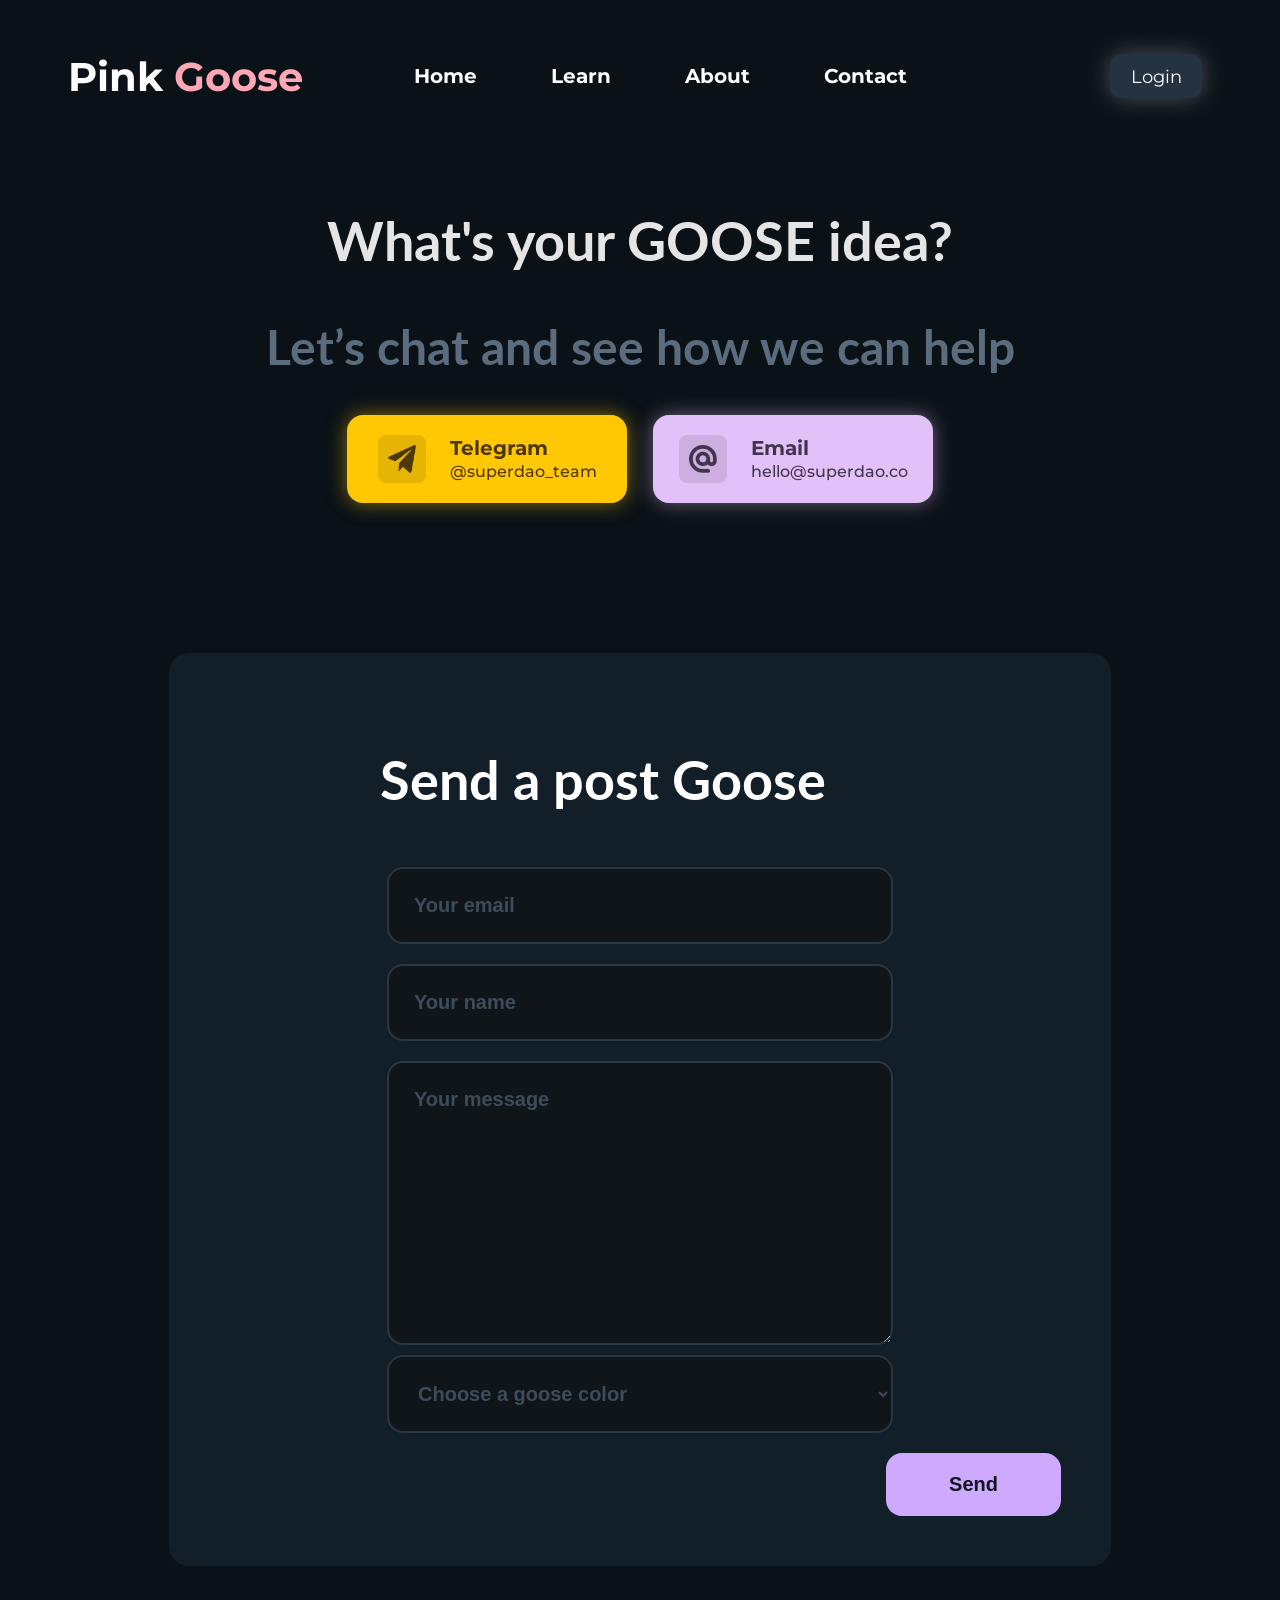
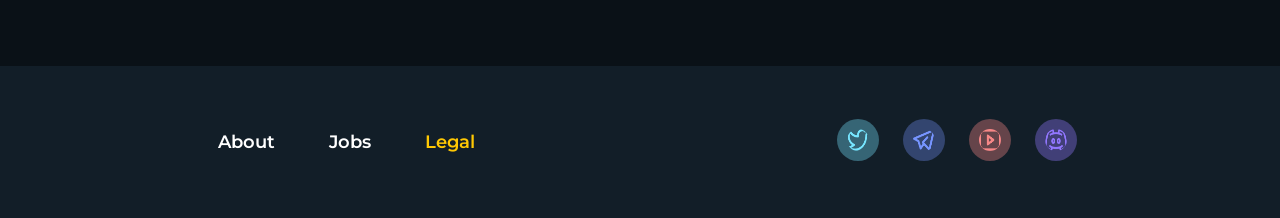
<file: contact.html>
<!DOCTYPE html>
<html lang="en">
<head>
    <meta charset="UTF-8">
    <meta name="viewport" content="width=device-width, initial-scale=1.0">
    <title>PinkGoose</title>
    <link rel="stylesheet" href="css/style.css">
    <link rel="preconnect" href="https://fonts.googleapis.com">
    <link rel="preconnect" href="https://fonts.gstatic.com" crossorigin>
    <link href="https://fonts.googleapis.com/css2?family=Lato:ital,wght@0,100;0,300;0,400;0,700;0,900;1,100;1,300;1,400;1,700;1,900&family=Montserrat:ital,wght@0,100..900;1,100..900&display=swap" rel="stylesheet">
</head>
<body>
    <div class=" page-margins">
        <header>
            <nav class="nav-links">
                <a href="" class="logo">Pink <span class="goose-pink">Goose</span></a>
                <div class="nav-buttons-group">
                    <a class="nav-button" href="index.html">Home</a>
                    <a class="nav-button" href="learn.html">Learn</a>
                    <a class="nav-button" href="about.html">About</a>
                    <a class="nav-button" href="contact.html">Contact</a>   
                </div>
                <a class="login-button" href="">Login</a>
            </nav>
        </header>
        <main>
            <section class="contact-hero">
                <h1 class="contact-h2">What's your GOOSE idea?</h1>
                <h2 class="contact-h3">Let’s chat and see how we can help</h2>
                <div class="contact-options">
                    <a class="contact-card telegram-card" href="https://web.telegram.org/">
                        <img class="contact-icon" src="assets/telegram-icon.png" alt="Telegram icon">
                        <div class="contact-copy">
                            <h3 class="contact-label">Telegram</h3>
                            <p class="contact-handle">@superdao_team</p>
                        </div>
                    </a>
                    <a class="contact-card email-card" href="mailto:hello@superdao.co">
                        <img class="contact-icon" src="assets/@-icon.png" alt="Email icon">
                        <div class="contact-copy">
                            <h3 class="contact-label">Email</h3>
                            <p class="contact-handle">hello@superdao.co</p>
                        </div>
                    </a>
                </div>
            </section>
            <!-- contact form (deze comment staat hier zodat andere makkelijk kunnen herkennen waar het contact deel is om aanpassen sneller en makkelijker te maken) -->
            <section>
                <form>
                    <div class="contact-form-div">
                        <h2 class="contact-form-h2">Send a post Goose</h2>
                        <input class="input-box" type="email" name="Email" placeholder="Your email" required>
                        <input class="input-box" type="text" name="Name" placeholder="Your name" required>
                        <textarea class="input-box" rows="10" cols="50" name="your-message" placeholder="Your message" required></textarea>
                        <select class="select-box" name="goose-color" required>
                            <option value="" disabled selected>Choose a goose color</option>
                            <option value="Red">Red</option>
                            <option value="White">White</option>
                            <option value="Blue">Blue</option>
                            <option value="Black">Black</option>
                        </select>
                        <button class="submit-button send-button" type="submit">Send</button>
                    </div>
                </form>
            </section>
        </main>
        <footer>
            <div class="footer-box">
                <nav>
                    <a class="footer-button" href="about.html">About</a>
                    <a class="footer-button" href="">Jobs</a>
                    <a class="legal-button-ft footer-button" href="">Legal</a>
                </nav>
                <div>
                    <a class="x-img social-icon" href="https://x.com/"> <img src="assets/twitter-outline.png" alt="twitter icon"></a> 
                    <a class="msg-img social-icon" href="https://web.whatsapp.com/"> <img src="assets/message-outline.png" alt="messages icon"></a>
                    <a class="yt-img social-icon" href="https://www.youtube.com/"> <img src="assets/youtube-outline.png" alt="youtube icon"></a>
                    <a class="dc-img social-icon" href="https://discord.com/channels/@me"> <img src="assets/discord-outline.png" alt="discord icon"></a>
                </div>
            </div>
        </footer>
    </div>
</body>
</html>
</file>
<file: css/style.css>
* {
    padding: 0;
    box-sizing: border-box;
}

body {
    margin: 0;
    overflow-x: hidden;
    background-color: #0A1117;
    font-family: "Montserrat", Arial;
}

header {
    padding-top: 24px;
}

.page-margins {
    display: block;
    padding: 20px;
}

/* header ↓ (deze comment staat hier zodat andere makkelijk kunnen herkennen waar het header deel is om aanpassen sneller en makkelijker te maken) */

.logo {
    color: white;
    font-size: 40px;
    text-decoration: none;
    font-weight: bold;
}

.logo:hover {
    cursor: pointer;
}

.nav-links {
    display: flex;
    align-items: center;
    background-color: #0A1117;
    justify-content: space-around;
    flex-wrap: wrap;
    margin-bottom: 100px;
}

.nav-buttons-group {
    display: flex;
    justify-content: center;
    gap: 44px;
    flex-wrap: wrap;
}

.nav-button {
    border: none;
    background-color: transparent;
    color: white;
    padding: 15px;
    font-weight: bold;
    border-radius: 10px;
    transition: transform 0.25s ease, background-color 0.25s ease;
    font-size: 20px;
    text-decoration: none;
    display: inline-block;
}

.nav-button:hover {
    background-color: #8fa7c071;
    transform: scale(1.1);
}

.login-button {
    border: none;
    background-color: #243241;
    color: white;
    padding: 12px;
    border-radius: 12px;
    width: 92px;
    height: 44px;
    box-shadow: 0px 0px 25px #ffffff48;
    transition: transform 0.25s ease, background-color 0.25s ease, box-shadow 0.25s ease;
    font-size: 18px;
    text-decoration: none;
    display: grid;
    place-items: center;
    margin: 10px;
    margin-left: 92px;
}

.login-button:hover {
    background-color: #3f4a55;
    cursor: pointer;
    transform: scale(1.2);
    box-shadow: 0px 0px 20px #ffffff86;
}

/* only index page ↓ (deze comment staat hier zodat andere makkelijk kunnen herkennen waar het index deel is om aanpassen sneller en makkelijker te maken) */

.main-title {
    display: flex;
    text-align: center;
    justify-content: center;
    font-family: "Lato", Arial;
    max-width: 600px;
    font-size: 74px;
    margin: 0 auto;
    color: white;
}

.goose-pink {
    color:#ffa7b5
}

.hero-bio {
    display: flex;
    text-align: center;
    align-items: center;
    justify-content: center;
    color: white;
    font-size: 26px;
    max-width: 700px;
    margin: 0 auto;
    margin-top: 30px;
}

.get-started-button {
    display: flex;
    align-items: center;
    justify-content: center;
    margin: 80px auto;
    background-color: #CEAAFF;
    padding: 20px;
    border: none;
    border-radius: 16px;
    font-size: 20px;
    width: 200px;
    font-weight: bold;
    box-shadow: 0px 0px 20px #cdaaff73;
    transition: transform 0.25s ease, box-shadow 0.25s ease, background-color 0.25s ease;
    text-decoration: none;
    color: #10151A;
}

.get-started-button:hover {
    cursor: pointer;
    background-color: #dec7ff;
    transform: scale(1.1);
    box-shadow: 0px 0px 20px #cdaaff;
}

.arrows-img {
    display: flex;
    align-items: center;
    justify-content: center;
    margin: 80px auto;
    width: 75px;
    color: #F78787
}

.team-sec {
    margin-bottom: 200px;
}

.help-at-every-step {
    display: flex;
    align-items: center;
    justify-content: center;
    text-align: center;
    color: white;
    font-size: 54px;
    font-family: "Lato", Arial;
}

.team-members {
    display: flex;
    align-items: center;
    justify-content: center;
    gap: 25px;
    flex-wrap: wrap;
}

.team-member {
    transition: transform 0.2s ease;
}

.team-member:hover {
    transform: scale(1.1);
}

/* css (over meerdere paginas gebruikt) ↓ (deze comment staat hier zodat andere makkelijk kunnen herkennen waar het meerdere gebruikte deel is om aanpassen sneller en makkelijker te maken) */

.h2-section1-text {
    color: white;
    font-family: "Lato", Arial;
    display: flex;
    text-align: center;
    justify-content: center;
    font-weight: bold;
    margin-top: 0px;
    font-size: 54px;
}

.DAO-labels-container {
    display: flex;
    align-items: center;
    text-align: center;
    justify-content: center;
    margin: 80px auto;
    max-width: 800px;
    flex-wrap: wrap;
    list-style-type: none;
}

.label {
    background-color:#182632;
    width: auto;
    padding-top: 14px;
    padding-bottom: 14px;
    padding-left: 20px;
    padding-right: 20px;
    border: none;
    border-radius: 100px;
    font-weight: bold;
    margin: 10px;
    transition: transform 0.2s ease, background-color 0.2s ease;
    font-size: 18px;
}

.label-invest {
    color: #FFB4D3;
}

.label-invest:hover {
    background-color:#3f4a55;
    transform: scale(1.1);
}

.label-startup {
    color: #FFC24C;
}

.label-startup:hover {
    background-color:#3f4a55;
    transform: scale(1.1);
}

.label-service {
    color: #D387F7;
}

.label-service:hover {
    background-color:#3f4a55;
    transform: scale(1.1);
}

.label-community {
    color: #77E6FF;
}

.label-community:hover {
    background-color:#3f4a55;
    transform: scale(1.1);
}

.label-impact {
    color: #23C9DE;
}

.label-impact:hover {
    background-color:#3f4a55;
    transform: scale(1.1);
}

.label-deFi {
    color: #FF9E9E;
}

.label-deFi:hover {
    background-color:#3f4a55;
    transform: scale(1.1);
}

.label-more {
    color: #707F8D;
}

.label-more:hover {
    background-color:#3f4a55;
    transform: scale(1.1);
}

.projects-img {
    display: block;
    margin: 80px auto;
    border-radius: 35px;
    max-width: 60%;
}

.projects {
    transition: transform 0.8s ease;
}

.projects:hover {
    transform: scale(1.15);
}

.projects-superdoa {
    background-color: #FFB4D3;
    border-radius: 100px;
    padding: 12px;
    font-weight: bold;
    border: 5px solid #0A1117;
    display: flex;
    align-items: center;
    text-align: center;
    justify-content: center;
    margin: auto;
    max-width: 360px;
    position: relative;
    margin-top: -105px;
    transition: background-color 0.2s ease;
}

.projects-superdoa:hover {
    background-color: #fed2e4;
}

.the-journey {
    margin-top: 250px;
    font-family: "Lato", Arial;
    font-weight: bold;
    font-size: 300%;
    text-align: center;
    font-size: 54px;
}

.sentence {
    display: flex;
    align-items: center;
    justify-content: center;
    margin: auto;
    margin: 25px;
    color: #37424D;
    transition: color 0.1s ease;
}

.sentence:hover {
    color: white;
}

.designed-sentence {
    color: #E5E5E5;
}

.launch-sentence {
    color: #FFB4D3;
}

.works-with-sec {
    margin-bottom: 200px;
}

.works-with {
    display: flex;
    justify-content: center;
    align-items: center;
    text-align: center;
    margin-top: 200px;
    color: white;
    font-family: "Lato", Arial;
    font-size: 54px;
}

.blocks {
    display: flex;
    justify-content: center;
    align-items: center;
    color: white;
    flex-wrap: wrap;
    gap: 20px;
    text-align: center;
}

.block-formatting {
    display: flex;
    flex-direction: column;
}

.block {
    background-color: #121E28;
    width: 150px;
    height: 150px;
    border-radius: 40px;
    border: 2px solid #2A3744;
    transition: transform 0.2s ease, background-color 0.2s ease;
}

.block:hover {
    background-color:#3f4a55;
    transform: scale(1.1);
    border: 2px solid #677584;
}

.block-label {
    width: 100%;
    min-height: 48px;
    margin: 12px 0 0;
    font-size: 20px;
    color: white;
    font-weight: bold;
}

.team-text {
    display: flex;
    align-items: center;
    justify-content: center;
    margin: 0 auto;
    font-size: 40px;
    font-family: "Lato", Arial;
    color: white;
    font-weight: bold;
    max-width: 850px;
    flex-wrap: wrap;
    gap: 28px;
    text-align: center;
    margin-top: 50px;
    margin-bottom: 50px;
}

.news-form-div {
    padding: 30px;
    color: white;
    border: 2px solid #2A3744;
    border-radius: 30px;
    flex-direction: column;
    display: flex;
    justify-self: center;
    margin-left: 10px;
    margin-bottom: 200px;
    background-color: #121E28;
    max-width: 1140px;
    width: 100%;
    margin-bottom: 200px;
}

.text-align-class {
    text-align: center;
}

.news-form-h2 {
    color: white;
    font-size: 54px;
    font-family: "Lato", Arial;
}

.Latest-news-title {
    font-size: 36px;
    color: #9AAFC3;
}

.news-form {
    display: flex;
    justify-content: center;
}

.input-box {
    color: white;
    background-color: #10151A;
    border: 2px solid #2A3744;
    padding: 25px;
    border-radius: 16px;
    width: 100%;
    max-width: 506px;
    justify-self: left;
    font-size: 20px;
    font-weight: bold;
    font-family: "monserrat", Arial;
    margin: 10px;
}

.input-box::placeholder {
    color: #3D4C5B
}

.submit-button {
    align-self: center;
    padding: 20px;
    border-radius: 16px;
    background-color: #CEAAFF;
    max-width: 175px;
    max-height: 100px;
    height: 100%;
    width: 100%;
    color: #10151A;
    font-weight: bold;
    font-size: 20px;
    border: none;
    transition: background-color 0.2s ease, transform 0.2s ease;
}

.submit-button:hover {
    background-color: #dec7ff;
    cursor: pointer;
    transform: scale(1.1);
}

.press-and-pod-sec {
    margin-bottom: 200px;
}

.pos-h2-and-h3-press-and-pod-sec {
    display: flex;
    align-items: baseline;
    justify-content: space-between;
    max-width: 1323px;
    margin: 0 auto 24px;
}

.h2-press-and-pod-sec {
    color: white;
    font-size: 54px;
    font-family: "Lato", Arial;
}

.see-all {
    color: #8395A7;
    font-size: 22px;
    font-weight: bold;
    text-decoration: none;
    transition: transform 0.2s ease;
}

.see-all:hover { 
    transform: scale(1.1); 
}

.divs-container-press-sec {
    display: flex;
    justify-content: center;
    flex-wrap: wrap;
    gap: 60px;
    max-width: 1323px;
    margin: auto;
    color: #10151A;
}

.divs-container-pod-sec {
    display: flex;
    justify-content: center;
    flex-wrap: wrap;
    gap: 60px;
    max-width: 1323px;
    margin: auto;
    color: white;
}

.divs-press-sec {
    display: flex;
    flex-direction: column;
    align-items: flex-start;
    width: 100%;
    max-width: 361px;
    min-height: 382px;
    padding: 20px;
    border-radius: 20px;
}

.divs-pod-sec {
    display: flex;
    flex-direction: column;
    align-items: flex-start;
    width: 100%;
    max-width: 361px;
    min-height: 334px;
    padding: 20px;
    border-radius: 20px;
    border: 2px solid #2A3744;
    background-color: #121E28;
}

.decrypt {
    background-color: #77E6FF;
}

.blockworks { 
    background-color: #E2C1F9; 
}

.techcrunch { 
    background-color: #DBE268; 
}

.divs-h3 {
    font-size: 22px;
    font-weight: bold;
}

.divs-h3-decrypt {
    margin-top: 10px;
    margin-bottom: 10px;
}

.divs-h3-blockworks {
    margin-top: 26px;
    margin-bottom: 10px;
}

.divs-h3-techcrunch {
    margin-top: 27px;
    margin-bottom: 10px;
}

.divs-p-press-sec {
    margin: 0;
    font-size: 17px;
    font-weight: 550;
}

.divs-p-pod-sec {
    margin: 0;
    font-size: 17px;
    font-weight: 550;
    color: #E2E2E2;
}

.divs-read {
    color: inherit;
    text-decoration: none;
    font-weight: bold;
    margin-top: auto;
    transition: transform 0.2s ease;
    padding: 6px;
}

.divs-read:hover { 
    transform: scale(1.1); 
}

.contact-hero {
    margin: 0 auto;
    text-align: center;
    margin-bottom: 150px;
}

.contact-h2 {
    font-family: "Lato", Arial;
    font-size: 54px;
    font-weight: bold;
    color: #E5E5E5;
}

.contact-h3 {
    font-family: "Lato", Arial;
    font-size: 48px;
    color: #5A6C7E;
    font-weight: bold;
}

.contact-options {
    display: flex;
    justify-content: center;
    gap: 26px;
    flex-wrap: wrap;
}

.contact-card {
    display: flex;
    align-items: center;
    justify-content: center;
    flex-wrap: wrap;
    gap: 24px;
    max-width: 280px;
    width: 100%;
    min-height: 84px;
    padding: 20px;
    border-radius: 16px;
    text-decoration: none;
    transition: transform 0.2s ease;
}

.contact-card:hover {
    transform: scale(1.1)
}

.telegram-card {
    background-color: #FFC803;
    color: #4D3705;
    box-shadow: 0px 0px 20px #ffc80380;
}

.email-card {
    background-color: #E2C1F9;
    color: #40354B;
    box-shadow: 0px 0px 20px #e2c1f975;
}

.contact-icon {
    width: 48px;
    height: 48px;
    background-color: rgba(0, 0, 0, 0.099);
    padding: 10px;
    border-radius: 8px;
}

.contact-copy {
    display: flex;
    flex-direction: column;
    text-align: left;
    gap: 2px;
}

.contact-label {
    margin: 0;
    font-size: 20px;
    font-weight: bold;
}

.contact-handle {
    margin: 0;
    font-size: 16px;
    font-weight: 500;
}

/* only about page ↓ (deze comment staat hier zodat andere makkelijk kunnen herkennen waar het about deel is om aanpassen sneller en makkelijker te maken) */

.team-grid-title {
    color: white;
    justify-self: center;
    display: flex;
    text-align: center;
    margin-top: 100px;
    margin-bottom: 100px;
    font-size: 54px;
    font-family: "Lato", Arial;
}

.team-grid {
    gap: 50px;
    flex-direction: row;
    display: flex;
    justify-content: center;
    flex-wrap: wrap;
    color: #10151a;
    margin-bottom: 200px;
}

.team-grid-card {
    background-color: #FFB4D3;
    max-width: 352px;
    width: 100%;
    padding: 20px;
    border-radius: 16px;
}

.team-member-image {
    justify-self: center;
    display: flex;
}

.team-member-name {
    font-size: 22px;
    margin: 0px;
    margin-top: 20px;
}

.team-member-role {
    font-size: 17px;
    font-weight: 550;
}

.contact-button {
    justify-self: right;
    display: flex;
    color: #10151a;
    font-weight: bold;
    font-size: 16px;
    text-decoration: none;
    transition: transform 0.2s;
}

.contact-button:hover {
    transform: scale(1.1);
}

/* only contact page ↓ (deze comment staat hier zodat andere makkelijk kunnen herkennen waar het contact deel is om aanpassen sneller en makkelijker te maken) */

.contact-form-div {
    max-width: 942px;
    width: 100%;
    background-color: #121E28;
    display: flex;
    margin: 0 auto;
    align-items: center;
    text-align: left;
    padding: 50px;
    border-radius: 20px;
    flex-direction: column;
    margin-bottom: 100px;
}

.contact-form-h2 {
    font-family: "Lato", Arial;
    color: #ffffff;
    font-size: 54px;
    margin-right: 75px;
}

.select-box {
    color: #3D4C5B;
    background-color: #10151A;
    border: 2px solid #2A3744;
    padding: 25px;
    border-radius: 16px;
    width: 100%;
    max-width: 506px;
    justify-self: left;
    font-size: 20px;
    font-weight: bold;
    margin-bottom: 20px;
}

.select-box option {
    color: #3D4C5B;
    background-color: #10151A;
    font-weight: bold;
}

.send-button {
    align-self: flex-end;
}

/* footer ↓ (deze comment staat hier zodat andere makkelijk kunnen herkennen waar het footer deel is om aanpassen sneller en makkelijker te maken) */

.footer-box {
    display: flex;
    background-color: #121E28;
    display: flex;
    justify-content: space-around;
    align-items: center;
    padding: 40px;
    margin-bottom: -50px;
    margin-left: -30px;
    margin-right: -30px;
}

.footer-button {
    border-radius: 10px;
    border: none;
    background-color: transparent;
    font-weight: 600;
    font-size: large;
    padding: 15px;
    margin: 10px;
    display: inline-block;
    transition: transform 0.25s ease, background-color 0.25s ease;
    text-decoration: none;
    color: white;
}

.footer-button:hover {
    cursor: pointer;
    background-color: #8fa7c071;
    transform: scale(1.1);
}

.legal-button-ft {
    color: #FFC803;
}

.social-icon img {
    display: block;
    border-radius: 50%;
    padding: 10px;
    margin: 10px;
    width: 42px;
    height: 42px;
    transition: transform 0.3s ease, background-color 0.25s ease;
}

.social-icon {
    display: inline-block;
}

.x-img img {
    background-color: #77e6ff5b;
}

.x-img img:hover {
    transform: scale(1.25);
    background-color: #9eedffa8;
}

.msg-img img {
    background-color: #7795ff54;
}

.msg-img img:hover {
    transform: scale(1.25);
    background-color: #9db2ffaf;
}

.yt-img img {
    background-color: #f787875d;
}

.yt-img img:hover {
    transform: scale(1.25);
    background-color: #fe9f9fb0;
}

.dc-img img {
    background-color: #9277ff5e;
}

.dc-img img:hover {
    transform: scale(1.25);
    background-color: #b19effae;
}
</file>
